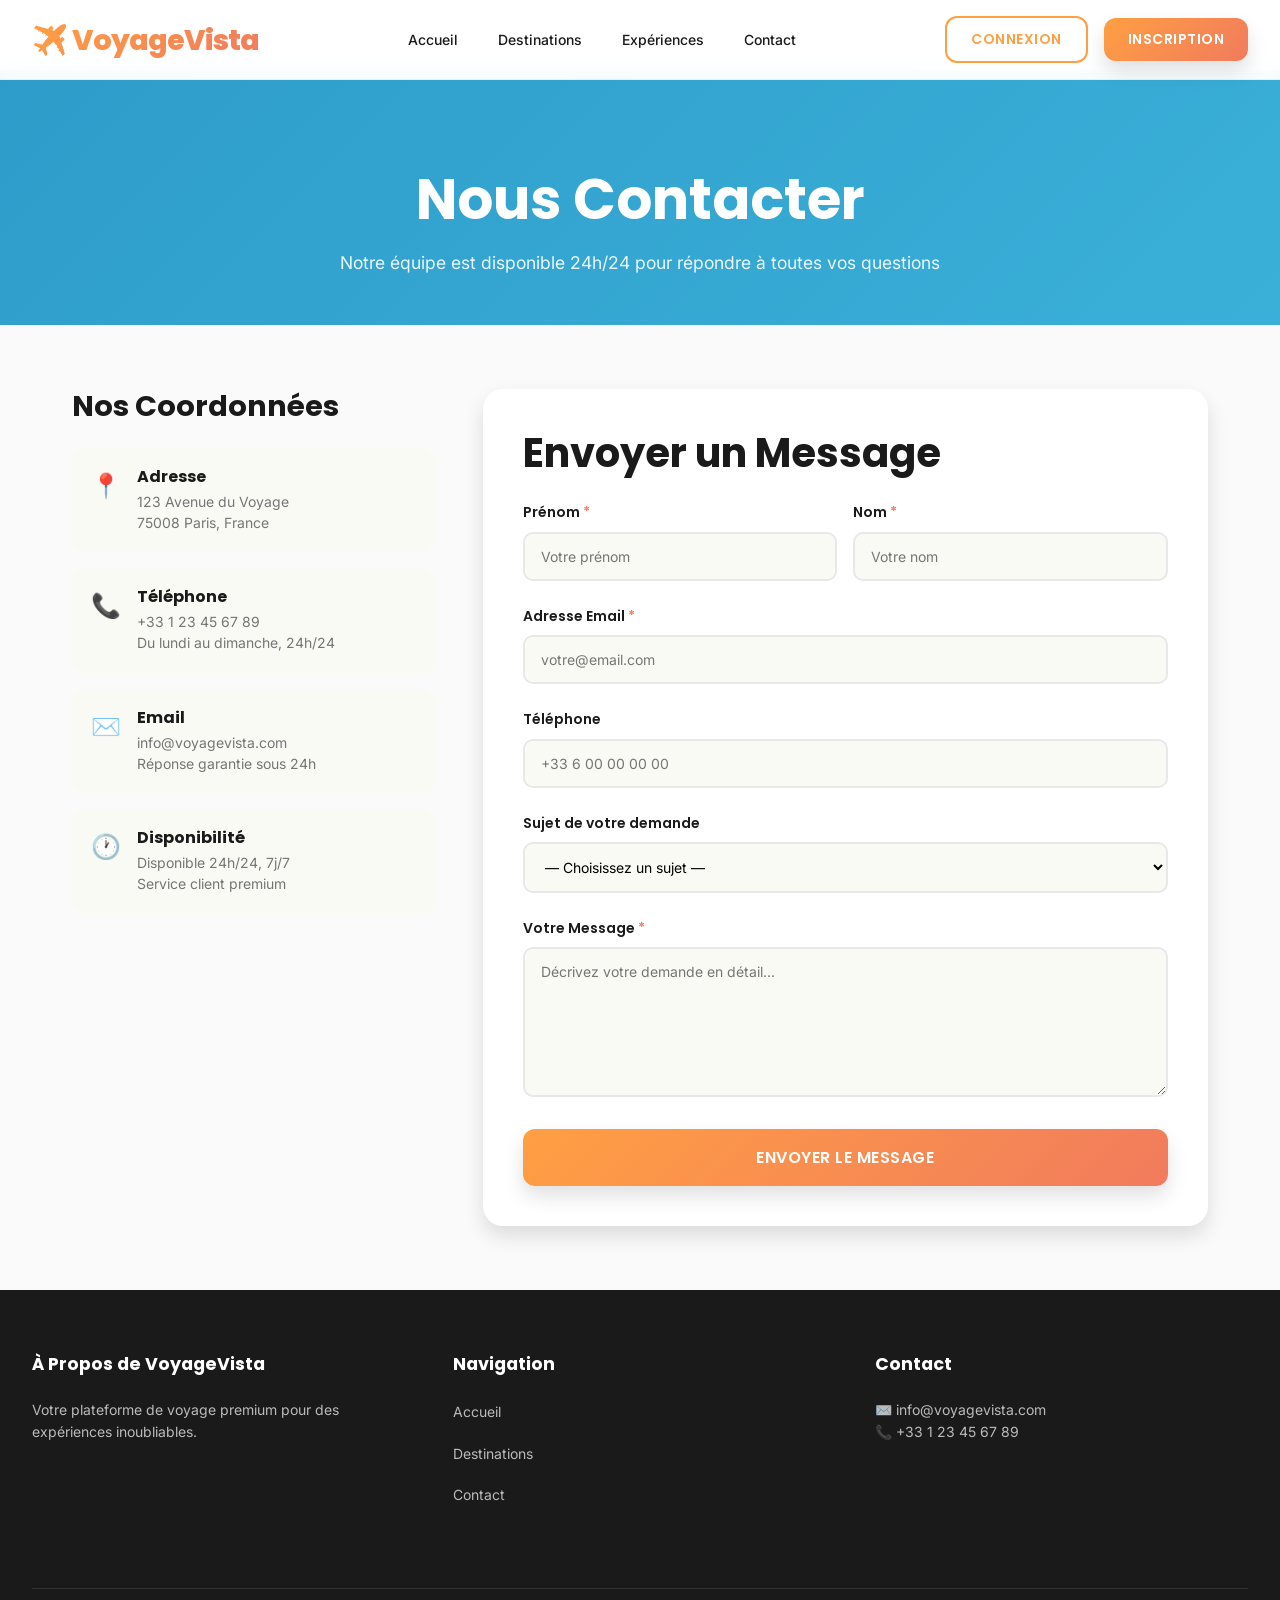
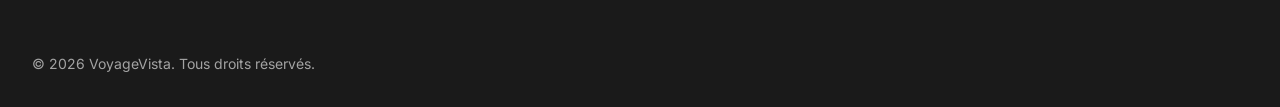
<file: contact.html>
<!DOCTYPE html>
<html lang="fr">
<head>
  <meta charset="UTF-8">
  <meta name="viewport" content="width=device-width, initial-scale=1.0">
  <meta name="description" content="VoyageVista - Contactez notre équipe.">
  <title>Contact - VoyageVista</title>

  <!-- Polices Google Fonts -->
  <link rel="preconnect" href="https://fonts.googleapis.com">
  <link rel="preconnect" href="https://fonts.gstatic.com" crossorigin>
  <link href="https://fonts.googleapis.com/css2?family=Poppins:wght@400;500;600;700;800&family=Inter:wght@300;400;500;600;700&display=swap" rel="stylesheet">

  <!-- Feuille de style principale -->
  <link rel="stylesheet" href="css/style.css">

  <!-- Styles spécifiques à cette page -->
  <style>
    /* En-tête avec dégradé bleu océan */
    .page-header {
      background: var(--gradient-ocean);
      color: white;
      text-align: center;
      padding: 6rem 2rem 3rem;
      margin-top: 70px;
    }

    .page-header h1 {
      color: white;
      margin-bottom: 1rem;
    }

    .page-header p {
      color: rgba(255, 255, 255, 0.9);
      font-size: 1.1rem;
      margin: 0;
    }

    /* Section principale : 2 colonnes (infos | formulaire) */
    .contact-section {
      padding: 4rem 2rem;
      max-width: 1200px;
      margin: 0 auto;
      display: grid;
      grid-template-columns: 1fr 2fr;
      gap: 3rem;
      align-items: start;
    }

    /* Colonne de gauche : informations de contact */
    .contact-infos h2 {
      font-size: 1.8rem;
      margin-bottom: 1.5rem;
    }

    /* Un bloc d'information (icône + texte) */
    .info-bloc {
      display: flex;
      align-items: flex-start;
      gap: 1rem;
      padding: 1.2rem;
      background: var(--color-beige-light);
      border-radius: 12px;
      margin-bottom: 1rem;
      transition: transform 0.3s ease;
    }

    .info-bloc:hover {
      transform: translateX(5px); /* Petit déplacement au survol */
    }

    .info-bloc-icone {
      font-size: 1.5rem;
      flex-shrink: 0; /* Ne rétrécit pas si le texte est long */
    }

    .info-bloc h4 {
      font-size: 1rem;
      margin-bottom: 0.3rem;
    }

    .info-bloc p {
      font-size: 0.875rem;
      margin: 0;
      line-height: 1.5;
    }

    /* Colonne de droite : formulaire de contact */
    .contact-formulaire {
      background: white;
      padding: 2.5rem;
      border-radius: 20px;
      box-shadow: var(--shadow-md);
    }

    .contact-formulaire h2 {
      margin-bottom: 1.5rem;
    }

    /* Groupe label + champ */
    .champ-groupe {
      margin-bottom: 1.5rem;
    }

    .champ-groupe label {
      display: block;
      font-family: var(--font-primary);
      font-weight: 600;
      font-size: 0.875rem;
      color: var(--color-dark);
      margin-bottom: 0.5rem;
    }

    /* L'astérisque rouge indique un champ obligatoire */
    .champ-groupe label span {
      color: #F17B5D;
    }

    /* Styles communs à tous les champs du formulaire */
    .champ-groupe input,
    .champ-groupe select,
    .champ-groupe textarea {
      width: 100%;
      padding: 0.875rem 1rem;
      border: 2px solid var(--color-gray-light);
      border-radius: 10px;
      font-family: var(--font-secondary);
      font-size: 0.875rem;
      background: var(--color-beige-light);
      transition: border-color 0.3s ease, background 0.3s ease;
    }

    /* Style quand un champ est actif (focus) */
    .champ-groupe input:focus,
    .champ-groupe select:focus,
    .champ-groupe textarea:focus {
      outline: none;
      border-color: var(--color-blue);
      background: white;
    }

    /* Zone de texte redimensionnable verticalement */
    .champ-groupe textarea {
      height: 150px;
      resize: vertical;
    }

    /* Deux champs côte à côte (prénom / nom) */
    .champs-double {
      display: grid;
      grid-template-columns: 1fr 1fr;
      gap: 1rem;
    }

    /* Message de confirmation (caché par défaut) */
    .message-confirmation {
      display: none;
      background: #d4edda;
      color: #155724;
      padding: 1rem 1.5rem;
      border-radius: 10px;
      margin-top: 1rem;
      font-weight: 600;
      text-align: center;
      border: 1px solid #c3e6cb;
    }

    /* Message d'erreur */
    .message-erreur {
      display: none;
      background: #f8d7da;
      color: #721c24;
      padding: 1rem 1.5rem;
      border-radius: 10px;
      margin-top: 1rem;
      font-weight: 600;
      text-align: center;
    }

    /* Responsive : une seule colonne sur mobile */
    @media (max-width: 768px) {
      .contact-section {
        grid-template-columns: 1fr;
      }

      .champs-double {
        grid-template-columns: 1fr;
      }
    }
  </style>
</head>
<body>

  <!-- navigation -->
  <header>
    <nav class="navbar">
      <a href="index.html" class="logo">✈️ VoyageVista</a>

      <div class="menu-toggle">
        <span></span><span></span><span></span>
      </div>

      <ul class="nav-menu">
        <li><a href="index.html" class="nav-link">Accueil</a></li>
        <li><a href="destinations.html" class="nav-link">Destinations</a></li>
        <li><a href="index.html#experiences" class="nav-link">Expériences</a></li>
        <li><a href="contact.html" class="nav-link active">Contact</a></li>
      </ul>

      <div class="nav-auth">
        <button class="btn btn-outline" onclick="alert('Connexion - À développer')">Connexion</button>
        <button class="btn btn-primary" onclick="alert('Inscription - À développer')">Inscription</button>
      </div>
    </nav>
  </header>

  <main>

    <!-- EN-TÊTE DE LA PAGE -->
    <div class="page-header">
      <h1>Nous Contacter</h1>
      <p>Notre équipe est disponible 24h/24 pour répondre à toutes vos questions</p>
    </div>

    <div class="contact-section">

      <div class="contact-infos">
        <h2>Nos Coordonnées</h2>

        <div class="info-bloc">
          <div class="info-bloc-icone">📍</div>
          <div>
            <h4>Adresse</h4>
            <p>123 Avenue du Voyage<br>75008 Paris, France</p>
          </div>
        </div>

        <div class="info-bloc">
          <div class="info-bloc-icone">📞</div>
          <div>
            <h4>Téléphone</h4>
            <p>+33 1 23 45 67 89<br>Du lundi au dimanche, 24h/24</p>
          </div>
        </div>

        <div class="info-bloc">
          <div class="info-bloc-icone">✉️</div>
          <div>
            <h4>Email</h4>
            <p>info@voyagevista.com<br>Réponse garantie sous 24h</p>
          </div>
        </div>

        <div class="info-bloc">
          <div class="info-bloc-icone">🕐</div>
          <div>
            <h4>Disponibilité</h4>
            <p>Disponible 24h/24, 7j/7<br>Service client premium</p>
          </div>
        </div>
      </div>

      <div class="contact-formulaire">
        <h2>Envoyer un Message</h2>

        <form id="formulaire-contact">

          <div class="champs-double">
            <div class="champ-groupe">
              <label for="prenom">Prénom <span>*</span></label>
              <input type="text" id="prenom" name="prenom" placeholder="Votre prénom" required>
            </div>
            <div class="champ-groupe">
              <label for="nom">Nom <span>*</span></label>
              <input type="text" id="nom" name="nom" placeholder="Votre nom" required>
            </div>
          </div>

          <div class="champ-groupe">
            <label for="email">Adresse Email <span>*</span></label>
            <input type="email" id="email" name="email" placeholder="votre@email.com" required>
          </div>

          <div class="champ-groupe">
            <label for="telephone">Téléphone</label>
            <input type="tel" id="telephone" name="telephone" placeholder="+33 6 00 00 00 00">
          </div>

          <div class="champ-groupe">
            <label for="sujet">Sujet de votre demande</label>
            <select id="sujet" name="sujet">
              <option value="">— Choisissez un sujet —</option>
              <option value="reservation">Question sur une réservation</option>
              <option value="destination">Renseignement sur une destination</option>
              <option value="annulation">Annulation / Remboursement</option>
              <option value="partenariat">Partenariat professionnel</option>
              <option value="autre">Autre</option>
            </select>
          </div>

          <div class="champ-groupe">
            <label for="message">Votre Message <span>*</span></label>
            <textarea id="message" name="message" placeholder="Décrivez votre demande en détail..." required></textarea>
          </div>

          <!-- Bouton de soumission -->
          <button type="submit" class="btn btn-primary" style="width: 100%; padding: 1rem; font-size: 1rem;">
            Envoyer le Message
          </button>

          <div class="message-confirmation" id="msg-succes">
            ✅ Votre message a bien été envoyé ! Nous vous répondrons sous 24h.
          </div>
          <div class="message-erreur" id="msg-erreur">
            ❌ Veuillez remplir tous les champs obligatoires (*).
          </div>

        </form>
      </div>

    </div>

  </main>

  <!-- footer -->
  <footer>
    <div class="footer-container">
      <div class="footer-grid">
        <div class="footer-section">
          <h4>À Propos de VoyageVista</h4>
          <p>Votre plateforme de voyage premium pour des expériences inoubliables.</p>
        </div>
        <div class="footer-section">
          <h4>Navigation</h4>
          <ul class="footer-links">
            <li><a href="index.html">Accueil</a></li>
            <li><a href="destinations.html">Destinations</a></li>
            <li><a href="contact.html">Contact</a></li>
          </ul>
        </div>
        <div class="footer-section">
          <h4>Contact</h4>
          <p>✉️ info@voyagevista.com<br>📞 +33 1 23 45 67 89</p>
        </div>
      </div>
      <div class="footer-bottom">
        <div>&copy; 2026 VoyageVista. Tous droits réservés.</div>
      </div>
    </div>
  </footer>

  <script src="js/app.js"></script>

  <script>
    // On récupère le formulaire et les messages
    const formulaire = document.getElementById('formulaire-contact');
    const msgSucces = document.getElementById('msg-succes');
    const msgErreur = document.getElementById('msg-erreur');

    // Fonction simple pour vérifier le format d'un email
    function estEmailValide(email) {
      return email.includes('@') && email.includes('.');
    }

    // Quand le formulaire est soumis
    formulaire.addEventListener('submit', function(e) {
      e.preventDefault(); // On empêche le rechargement de la page

      // On masque les messages précédents
      msgSucces.style.display = 'none';
      msgErreur.style.display = 'none';

      // On lit les valeurs des champs obligatoires
      const prenom = document.getElementById('prenom').value.trim();
      const nom = document.getElementById('nom').value.trim();
      const email = document.getElementById('email').value.trim();
      const message = document.getElementById('message').value.trim();

      // Vérification : aucun champ obligatoire ne doit être vide
      if (!prenom || !nom || !message) {
        msgErreur.style.display = 'block';
        return; // On arrête ici si les champs sont vides
      }

      // Vérification de l'email
      if (!estEmailValide(email)) {
        msgErreur.textContent = '❌ Adresse email invalide. Exemple : nom@email.com';
        msgErreur.style.display = 'block';
        return;
      }

      // Tout est valide : on affiche le message de succès
      msgSucces.style.display = 'block';

      // On vide le formulaire et on cache le message après 4 secondes
      setTimeout(function() {
        formulaire.reset();
        msgSucces.style.display = 'none';
      }, 4000);
    });
  </script>

</body>
</html>
</file>
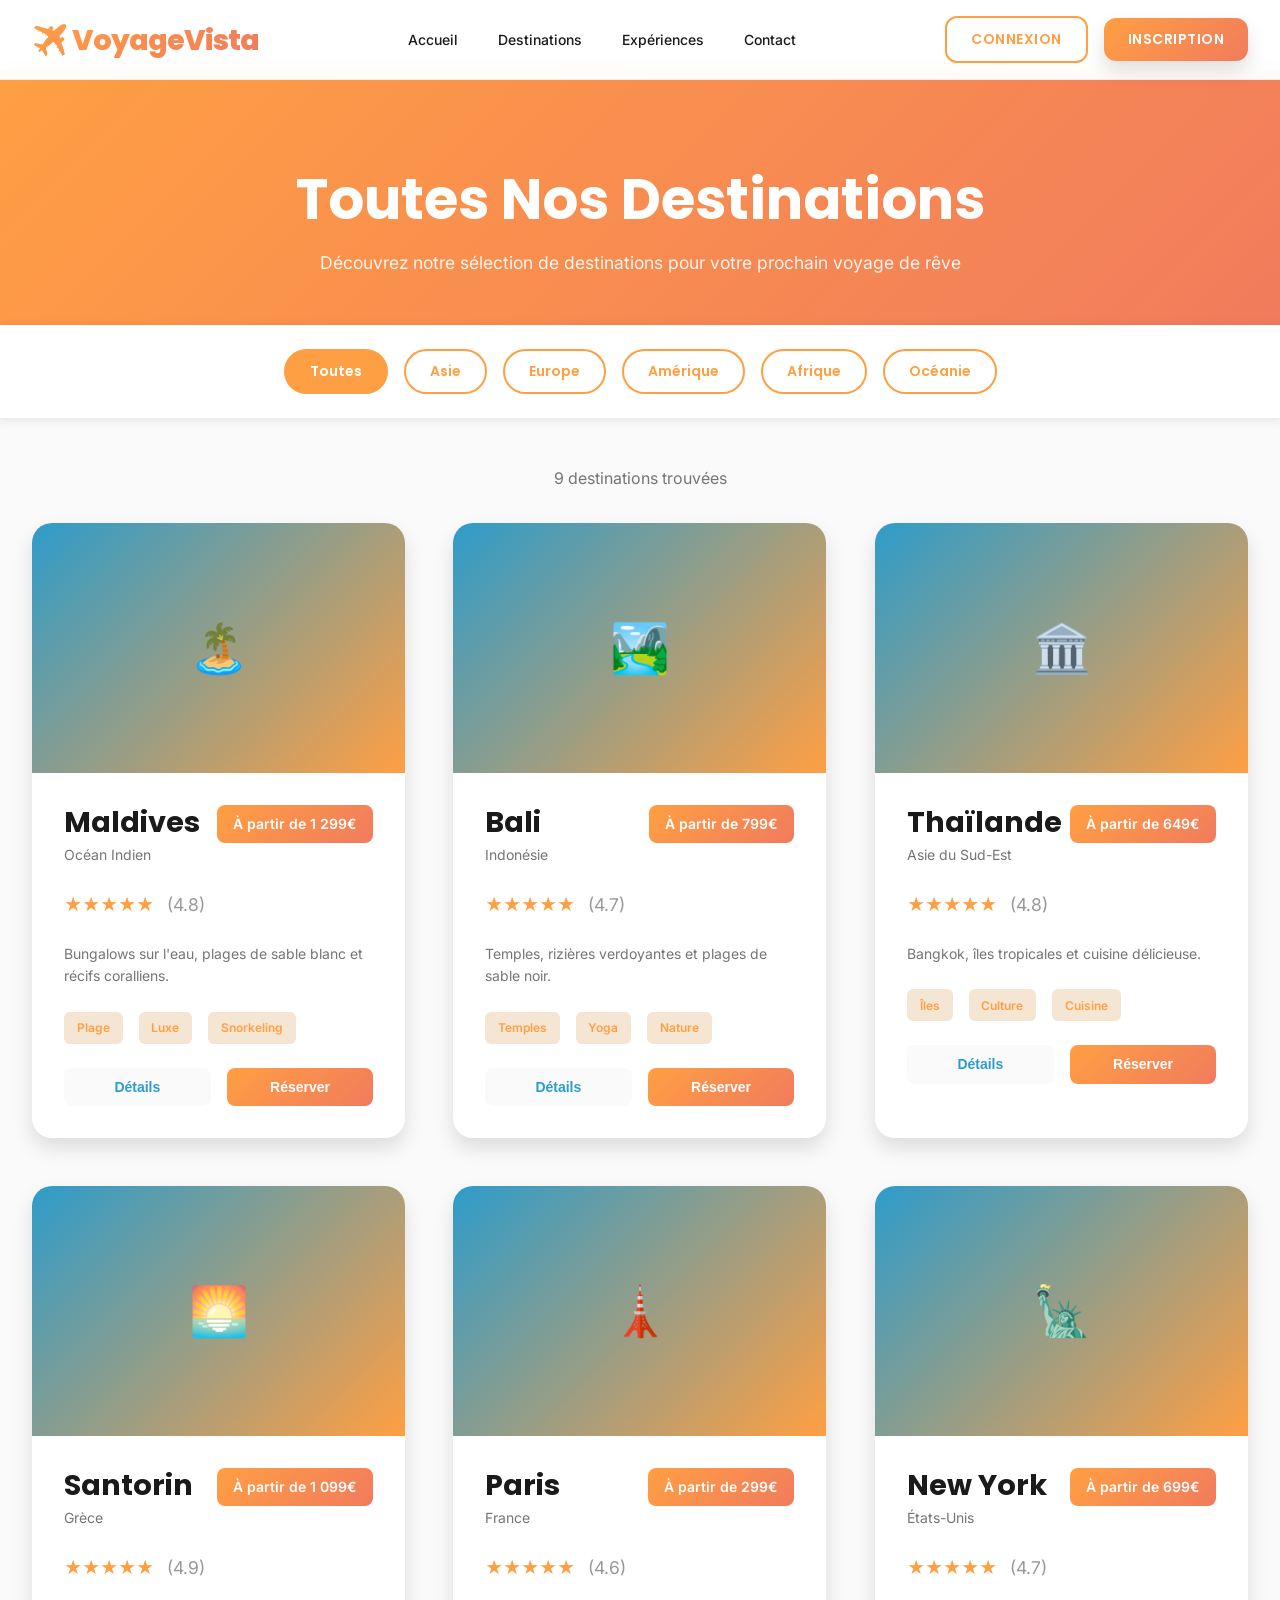
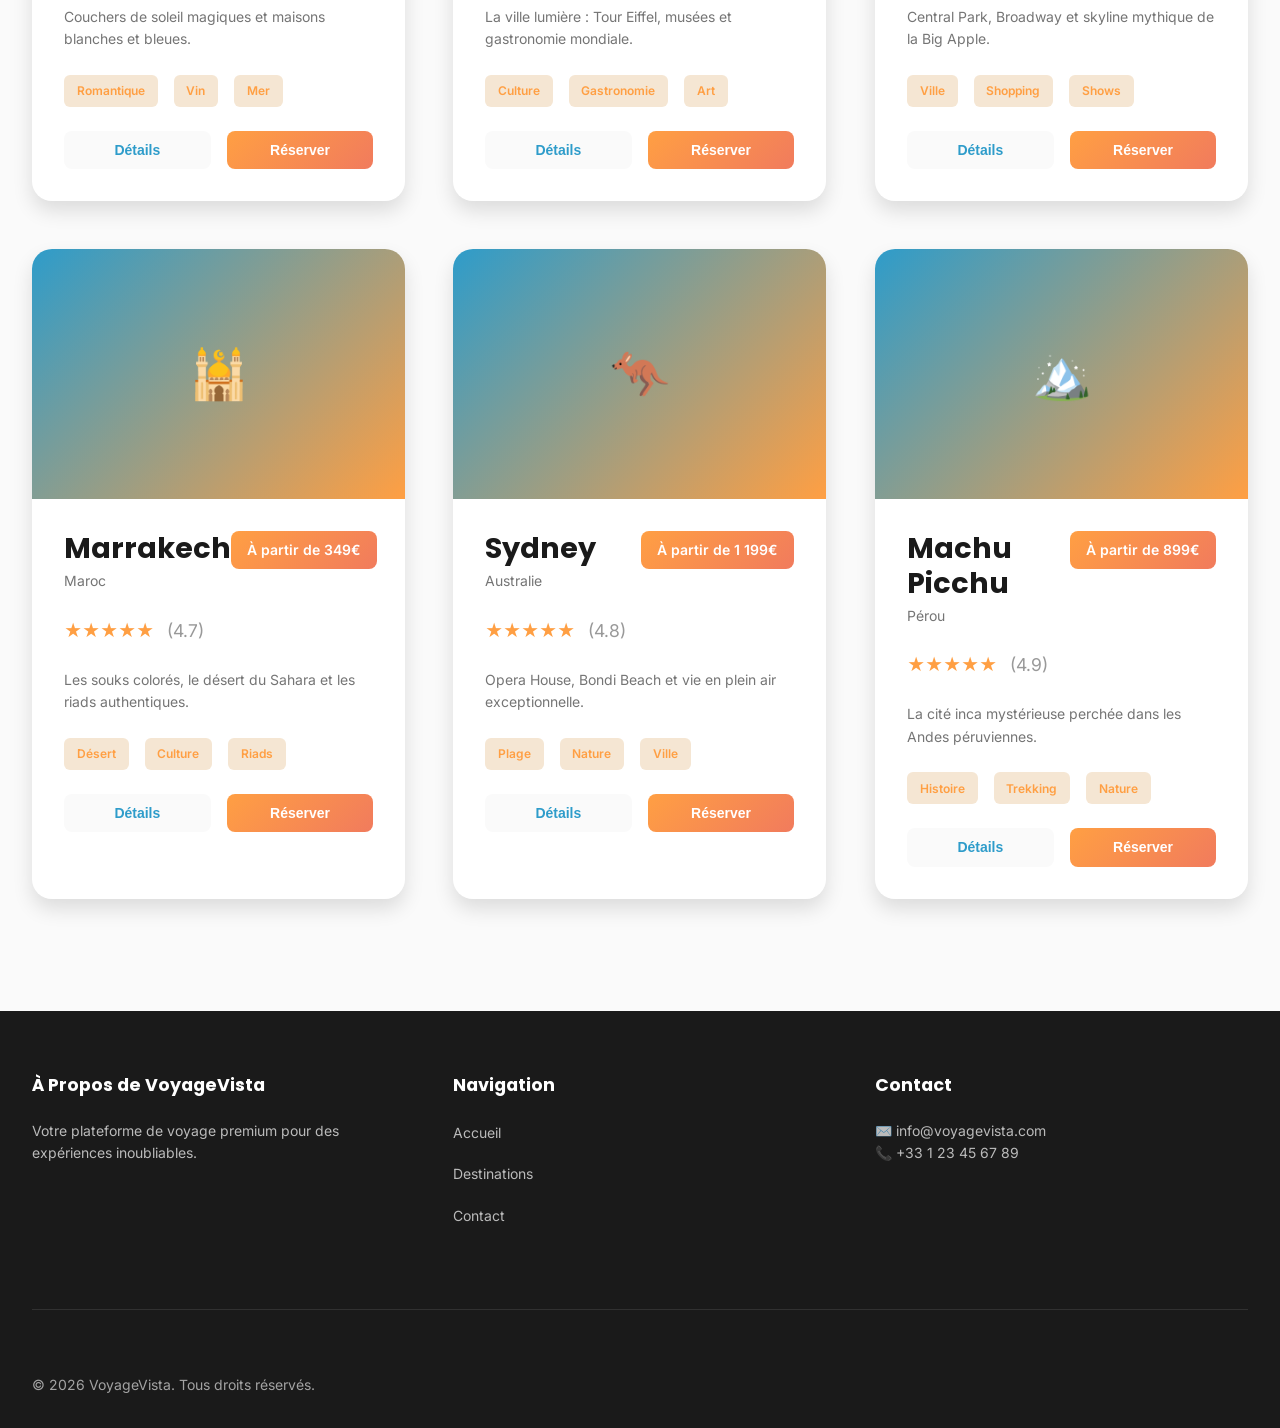
<file: destinations.html>
<!DOCTYPE html>
<html lang="fr">
<head>
  <meta charset="UTF-8">
  <meta name="viewport" content="width=device-width, initial-scale=1.0">
  <meta name="description" content="VoyageVista - Toutes nos destinations de voyage.">
  <title>Destinations - VoyageVista</title>

  <!-- Polices Google Fonts -->
  <link rel="preconnect" href="https://fonts.googleapis.com">
  <link rel="preconnect" href="https://fonts.gstatic.com" crossorigin>
  <link href="https://fonts.googleapis.com/css2?family=Poppins:wght@400;500;600;700;800&family=Inter:wght@300;400;500;600;700&display=swap" rel="stylesheet">

  <!-- Feuille de style principale -->
  <link rel="stylesheet" href="css/style.css">

  <!-- Styles spécifiques à cette page -->
  <style>
    /* En-tête de page avec dégradé sunset */
    .page-header {
      background: var(--gradient-sunset);
      color: white;
      text-align: center;
      padding: 6rem 2rem 3rem;
      margin-top: 70px;
    }

    .page-header h1 {
      color: white;
      margin-bottom: 1rem;
    }

    .page-header p {
      color: rgba(255, 255, 255, 0.9);
      font-size: 1.1rem;
      margin: 0;
    }

    /* Barre de filtres collante (reste visible au scroll) */
    .filtres {
      background: white;
      padding: 1.5rem 2rem;
      display: flex;
      gap: 1rem;
      justify-content: center;
      flex-wrap: wrap;
      box-shadow: 0 2px 10px rgba(0, 0, 0, 0.1);
      position: sticky;
      top: 70px; /* colle sous la navbar */
      z-index: 100;
    }

    /* Boutons de filtre */
    .filtre-btn {
      padding: 0.6rem 1.5rem;
      border: 2px solid var(--color-orange);
      background: white;
      color: var(--color-orange);
      border-radius: 25px;
      cursor: pointer;
      font-family: var(--font-primary);
      font-weight: 600;
      font-size: 0.875rem;
      transition: all 0.3s ease;
    }

    /* Bouton filtre actif (sélectionné) ou au survol */
    .filtre-btn:hover,
    .filtre-btn.actif {
      background: var(--color-orange);
      color: white;
    }

    /* Zone principale de la page */
    .destinations-page {
      padding: 3rem 2rem;
      max-width: 1400px;
      margin: 0 auto;
    }

    /* Compteur de résultats */
    .compteur-resultats {
      text-align: center;
      color: var(--color-gray);
      margin-bottom: 2rem;
      font-size: 1rem;
    }

    /* Classe ajoutée aux cartes à masquer par le filtre */
    .destination-card.masquee {
      display: none;
    }
  </style>
</head>
<body>

  <!-- navigation -->
  <header>
    <nav class="navbar">
      <a href="index.html" class="logo">✈️ VoyageVista</a>

      <div class="menu-toggle">
        <span></span><span></span><span></span>
      </div>

      <ul class="nav-menu">
        <li><a href="index.html" class="nav-link">Accueil</a></li>
        <li><a href="destinations.html" class="nav-link active">Destinations</a></li>
        <li><a href="index.html#experiences" class="nav-link">Expériences</a></li>
        <li><a href="contact.html" class="nav-link">Contact</a></li>
      </ul>

      <div class="nav-auth">
        <button class="btn btn-outline" onclick="alert('Connexion - À développer')">Connexion</button>
        <button class="btn btn-primary" onclick="alert('Inscription - À développer')">Inscription</button>
      </div>
    </nav>
  </header>

  <main>

    <!-- EN-TÊTE DE LA PAGE -->
    <div class="page-header">
      <h1>Toutes Nos Destinations</h1>
      <p>Découvrez notre sélection de destinations pour votre prochain voyage de rêve</p>
    </div>

    <div class="filtres">
      <button class="filtre-btn actif" data-filtre="tous">Toutes</button>
      <button class="filtre-btn" data-filtre="asie">Asie</button>
      <button class="filtre-btn" data-filtre="europe">Europe</button>
      <button class="filtre-btn" data-filtre="amerique">Amérique</button>
      <button class="filtre-btn" data-filtre="afrique">Afrique</button>
      <button class="filtre-btn" data-filtre="oceanie">Océanie</button>
    </div>

    <div class="destinations-page">

      <p class="compteur-resultats" id="compteur">9 destinations trouvées</p>

      <div class="destinations-grid" id="grille-destinations">

        <div class="destination-card" data-region="asie">
          <div class="destination-image">🏝️</div>
          <div class="destination-info">
            <div class="destination-header">
              <div class="destination-name">
                <h3>Maldives</h3>
                <p>Océan Indien</p>
              </div>
              <div class="destination-price">À partir de 1 299€</div>
            </div>
            <div class="destination-rating">
              <span class="star">★★★★★</span>
              <span style="color: #999; margin-left: 0.5rem;">(4.8)</span>
            </div>
            <p class="destination-desc">Bungalows sur l'eau, plages de sable blanc et récifs coralliens.</p>
            <div class="destination-features">
              <span class="feature-tag">Plage</span>
              <span class="feature-tag">Luxe</span>
              <span class="feature-tag">Snorkeling</span>
            </div>
            <div class="destination-action">
              <button class="btn-details">Détails</button>
              <button class="btn-book">Réserver</button>
            </div>
          </div>
        </div>

        <div class="destination-card" data-region="asie">
          <div class="destination-image">🏞️</div>
          <div class="destination-info">
            <div class="destination-header">
              <div class="destination-name">
                <h3>Bali</h3>
                <p>Indonésie</p>
              </div>
              <div class="destination-price">À partir de 799€</div>
            </div>
            <div class="destination-rating">
              <span class="star">★★★★★</span>
              <span style="color: #999; margin-left: 0.5rem;">(4.7)</span>
            </div>
            <p class="destination-desc">Temples, rizières verdoyantes et plages de sable noir.</p>
            <div class="destination-features">
              <span class="feature-tag">Temples</span>
              <span class="feature-tag">Yoga</span>
              <span class="feature-tag">Nature</span>
            </div>
            <div class="destination-action">
              <button class="btn-details">Détails</button>
              <button class="btn-book">Réserver</button>
            </div>
          </div>
        </div>

        <div class="destination-card" data-region="asie">
          <div class="destination-image">🏛️</div>
          <div class="destination-info">
            <div class="destination-header">
              <div class="destination-name">
                <h3>Thaïlande</h3>
                <p>Asie du Sud-Est</p>
              </div>
              <div class="destination-price">À partir de 649€</div>
            </div>
            <div class="destination-rating">
              <span class="star">★★★★★</span>
              <span style="color: #999; margin-left: 0.5rem;">(4.8)</span>
            </div>
            <p class="destination-desc">Bangkok, îles tropicales et cuisine délicieuse.</p>
            <div class="destination-features">
              <span class="feature-tag">Îles</span>
              <span class="feature-tag">Culture</span>
              <span class="feature-tag">Cuisine</span>
            </div>
            <div class="destination-action">
              <button class="btn-details">Détails</button>
              <button class="btn-book">Réserver</button>
            </div>
          </div>
        </div>

        <div class="destination-card" data-region="europe">
          <div class="destination-image">🌅</div>
          <div class="destination-info">
            <div class="destination-header">
              <div class="destination-name">
                <h3>Santorin</h3>
                <p>Grèce</p>
              </div>
              <div class="destination-price">À partir de 1 099€</div>
            </div>
            <div class="destination-rating">
              <span class="star">★★★★★</span>
              <span style="color: #999; margin-left: 0.5rem;">(4.9)</span>
            </div>
            <p class="destination-desc">Couchers de soleil magiques et maisons blanches et bleues.</p>
            <div class="destination-features">
              <span class="feature-tag">Romantique</span>
              <span class="feature-tag">Vin</span>
              <span class="feature-tag">Mer</span>
            </div>
            <div class="destination-action">
              <button class="btn-details">Détails</button>
              <button class="btn-book">Réserver</button>
            </div>
          </div>
        </div>

        <div class="destination-card" data-region="europe">
          <div class="destination-image">🗼</div>
          <div class="destination-info">
            <div class="destination-header">
              <div class="destination-name">
                <h3>Paris</h3>
                <p>France</p>
              </div>
              <div class="destination-price">À partir de 299€</div>
            </div>
            <div class="destination-rating">
              <span class="star">★★★★★</span>
              <span style="color: #999; margin-left: 0.5rem;">(4.6)</span>
            </div>
            <p class="destination-desc">La ville lumière : Tour Eiffel, musées et gastronomie mondiale.</p>
            <div class="destination-features">
              <span class="feature-tag">Culture</span>
              <span class="feature-tag">Gastronomie</span>
              <span class="feature-tag">Art</span>
            </div>
            <div class="destination-action">
              <button class="btn-details">Détails</button>
              <button class="btn-book">Réserver</button>
            </div>
          </div>
        </div>

        <div class="destination-card" data-region="amerique">
          <div class="destination-image">🗽</div>
          <div class="destination-info">
            <div class="destination-header">
              <div class="destination-name">
                <h3>New York</h3>
                <p>États-Unis</p>
              </div>
              <div class="destination-price">À partir de 699€</div>
            </div>
            <div class="destination-rating">
              <span class="star">★★★★★</span>
              <span style="color: #999; margin-left: 0.5rem;">(4.7)</span>
            </div>
            <p class="destination-desc">Central Park, Broadway et skyline mythique de la Big Apple.</p>
            <div class="destination-features">
              <span class="feature-tag">Ville</span>
              <span class="feature-tag">Shopping</span>
              <span class="feature-tag">Shows</span>
            </div>
            <div class="destination-action">
              <button class="btn-details">Détails</button>
              <button class="btn-book">Réserver</button>
            </div>
          </div>
        </div>

        <div class="destination-card" data-region="afrique">
          <div class="destination-image">🕌</div>
          <div class="destination-info">
            <div class="destination-header">
              <div class="destination-name">
                <h3>Marrakech</h3>
                <p>Maroc</p>
              </div>
              <div class="destination-price">À partir de 349€</div>
            </div>
            <div class="destination-rating">
              <span class="star">★★★★★</span>
              <span style="color: #999; margin-left: 0.5rem;">(4.7)</span>
            </div>
            <p class="destination-desc">Les souks colorés, le désert du Sahara et les riads authentiques.</p>
            <div class="destination-features">
              <span class="feature-tag">Désert</span>
              <span class="feature-tag">Culture</span>
              <span class="feature-tag">Riads</span>
            </div>
            <div class="destination-action">
              <button class="btn-details">Détails</button>
              <button class="btn-book">Réserver</button>
            </div>
          </div>
        </div>

        <div class="destination-card" data-region="oceanie">
          <div class="destination-image">🦘</div>
          <div class="destination-info">
            <div class="destination-header">
              <div class="destination-name">
                <h3>Sydney</h3>
                <p>Australie</p>
              </div>
              <div class="destination-price">À partir de 1 199€</div>
            </div>
            <div class="destination-rating">
              <span class="star">★★★★★</span>
              <span style="color: #999; margin-left: 0.5rem;">(4.8)</span>
            </div>
            <p class="destination-desc">Opera House, Bondi Beach et vie en plein air exceptionnelle.</p>
            <div class="destination-features">
              <span class="feature-tag">Plage</span>
              <span class="feature-tag">Nature</span>
              <span class="feature-tag">Ville</span>
            </div>
            <div class="destination-action">
              <button class="btn-details">Détails</button>
              <button class="btn-book">Réserver</button>
            </div>
          </div>
        </div>

        <div class="destination-card" data-region="amerique">
          <div class="destination-image">🏔️</div>
          <div class="destination-info">
            <div class="destination-header">
              <div class="destination-name">
                <h3>Machu Picchu</h3>
                <p>Pérou</p>
              </div>
              <div class="destination-price">À partir de 899€</div>
            </div>
            <div class="destination-rating">
              <span class="star">★★★★★</span>
              <span style="color: #999; margin-left: 0.5rem;">(4.9)</span>
            </div>
            <p class="destination-desc">La cité inca mystérieuse perchée dans les Andes péruviennes.</p>
            <div class="destination-features">
              <span class="feature-tag">Histoire</span>
              <span class="feature-tag">Trekking</span>
              <span class="feature-tag">Nature</span>
            </div>
            <div class="destination-action">
              <button class="btn-details">Détails</button>
              <button class="btn-book">Réserver</button>
            </div>
          </div>
        </div>

      </div>
    </div>

  </main>

  <!-- footer -->
  <footer>
    <div class="footer-container">
      <div class="footer-grid">
        <div class="footer-section">
          <h4>À Propos de VoyageVista</h4>
          <p>Votre plateforme de voyage premium pour des expériences inoubliables.</p>
        </div>
        <div class="footer-section">
          <h4>Navigation</h4>
          <ul class="footer-links">
            <li><a href="index.html">Accueil</a></li>
            <li><a href="destinations.html">Destinations</a></li>
            <li><a href="contact.html">Contact</a></li>
          </ul>
        </div>
        <div class="footer-section">
          <h4>Contact</h4>
          <p>✉️ info@voyagevista.com<br>📞 +33 1 23 45 67 89</p>
        </div>
      </div>
      <div class="footer-bottom">
        <div>&copy; 2026 VoyageVista. Tous droits réservés.</div>
      </div>
    </div>
  </footer>

  <script src="js/app.js"></script>

  <script>
    // On récupère tous les boutons de filtre
    const boutonsFiltre = document.querySelectorAll('.filtre-btn');

    // On écoute le clic sur chaque bouton
    boutonsFiltre.forEach(function(bouton) {
      bouton.addEventListener('click', function() {

        // Étape 1 : retirer la classe "actif" de tous les boutons
        boutonsFiltre.forEach(function(b) {
          b.classList.remove('actif');
        });

        // Étape 2 : marquer le bouton cliqué comme actif
        this.classList.add('actif');

        // Étape 3 : lire le filtre choisi depuis l'attribut data-filtre
        const filtreChoisi = this.getAttribute('data-filtre');

        // Étape 4 : afficher ou masquer les cartes selon leur data-region
        const cartes = document.querySelectorAll('.destination-card');
        let nbVisible = 0;

        cartes.forEach(function(carte) {
          const regionCarte = carte.getAttribute('data-region');

          // Si le filtre est "tous" ou correspond à la région de la carte
          if (filtreChoisi === 'tous' || regionCarte === filtreChoisi) {
            carte.classList.remove('masquee'); // On affiche la carte
            nbVisible++;
          } else {
            carte.classList.add('masquee'); // On masque la carte
          }
        });

        // Étape 5 : mettre à jour le texte du compteur
        const compteur = document.getElementById('compteur');
        if (nbVisible === 0) {
          compteur.textContent = 'Aucune destination trouvée pour cette région.';
        } else {
          compteur.textContent = nbVisible + ' destination(s) trouvée(s)';
        }
      });
    });
  </script>

</body>
</html>
</file>
<file: css/style.css>
:root {
  /* Primary Colors */
  --color-beige: #F5E6D3;
  --color-beige-light: #FAFAF5;
  --color-orange: #FF9F43;
  --color-orange-dark: #E67E22;
  --color-blue: #2E9CCA;
  --color-blue-light: #3AB0D8;
  --color-corail: #F17B5D;
  --color-white: #FAFAFA;
  --color-dark: #1A1A1A;
  --color-dark-light: #2D2D2D;
  --color-gold: #D4A574;
  --color-gray: #757575;
  --color-gray-light: #E8E8E8;

  /* Gradients */
  --gradient-sunset: linear-gradient(135deg, #FF9F43 0%, #F17B5D 100%);
  --gradient-ocean: linear-gradient(135deg, #2E9CCA 0%, #3AB0D8 100%);
  --gradient-warm: linear-gradient(135deg, #FFE5B4 0%, #FFD699 100%);

  /* Typography */
  --font-primary: 'Poppins', sans-serif;
  --font-secondary: 'Inter', sans-serif;
  --font-size-h1: 3.5rem;
  --font-size-h2: 2.5rem;
  --font-size-h3: 1.8rem;
  --font-size-h4: 1.4rem;
  --font-size-body: 1rem;
  --font-size-small: 0.875rem;

  /* Spacing */
  --spacing-xs: 0.5rem;
  --spacing-sm: 1rem;
  --spacing-md: 1.5rem;
  --spacing-lg: 2rem;
  --spacing-xl: 3rem;
  --spacing-xxl: 4rem;

  /* Border & Shadow */
  --border-radius: 12px;
  --border-radius-lg: 20px;
  --shadow-sm: 0 4px 6px rgba(0, 0, 0, 0.07);
  --shadow-md: 0 10px 20px rgba(0, 0, 0, 0.12);
  --shadow-lg: 0 20px 40px rgba(0, 0, 0, 0.15);
  --shadow-glassmorphism: 0 8px 32px rgba(31, 38, 135, 0.1);

  /* Transitions */
  --transition-fast: 0.2s ease-out;
  --transition-normal: 0.3s ease-out;
  --transition-slow: 0.5s ease-out;
}

* {
  margin: 0;
  padding: 0;
  box-sizing: border-box;
}

html {
  scroll-behavior: smooth;
}

body {
  font-family: var(--font-secondary);
  background-color: var(--color-white);
  color: var(--color-dark);
  line-height: 1.6;
  overflow-x: hidden;
}

h1, h2, h3, h4, h5, h6 {
  font-family: var(--font-primary);
  font-weight: 700;
  line-height: 1.2;
  color: var(--color-dark);
}

h1 { font-size: var(--font-size-h1); }
h2 { font-size: var(--font-size-h2); }
h3 { font-size: var(--font-size-h3); }
h4 { font-size: var(--font-size-h4); }

p {
  font-size: var(--font-size-body);
  color: var(--color-gray);
  margin-bottom: var(--spacing-md);
}

a {
  text-decoration: none;
  color: inherit;
  transition: color var(--transition-normal);
}

.btn {
  display: inline-block;
  padding: 0.875rem 2rem;
  border: none;
  border-radius: var(--border-radius);
  font-family: var(--font-primary);
  font-size: var(--font-size-small);
  font-weight: 600;
  cursor: pointer;
  transition: all var(--transition-normal);
  text-transform: uppercase;
  letter-spacing: 0.5px;
}

.btn-primary {
  background: var(--gradient-sunset);
  color: white;
  box-shadow: var(--shadow-md);
}

.btn-primary:hover {
  transform: translateY(-3px);
  box-shadow: var(--shadow-lg);
}

.btn-secondary {
  background: var(--color-blue);
  color: white;
}

.btn-secondary:hover {
  background: var(--color-blue-light);
  transform: translateY(-3px);
}

.btn-outline {
  background: transparent;
  border: 2px solid var(--color-orange);
  color: var(--color-orange);
}

.btn-outline:hover {
  background: var(--color-orange);
  color: white;
}

.btn-large {
  padding: 1.2rem 3rem;
  font-size: var(--font-size-body);
}

header {
  position: fixed;
  top: 0;
  width: 100%;
  z-index: 1000;
  transition: all var(--transition-normal);
  background: rgba(255, 255, 255, 0.95);
  backdrop-filter: blur(10px);
  border-bottom: 1px solid rgba(0, 0, 0, 0.05);
}

header.scrolled {
  box-shadow: var(--shadow-md);
  background: rgba(255, 255, 255, 0.98);
}

.navbar {
  display: flex;
  justify-content: space-between;
  align-items: center;
  padding: 1rem 2rem;
  max-width: 1400px;
  margin: 0 auto;
}

.logo {
  font-family: var(--font-primary);
  font-size: 1.8rem;
  font-weight: 800;
  background: var(--gradient-sunset);
  -webkit-background-clip: text;
  -webkit-text-fill-color: transparent;
  background-clip: text;
  letter-spacing: -1px;
}

.nav-menu {
  display: flex;
  list-style: none;
  gap: 2.5rem;
  align-items: center;
}

.nav-link {
  font-size: var(--font-size-small);
  font-weight: 500;
  color: var(--color-dark);
  position: relative;
  transition: color var(--transition-normal);
}

.nav-link::after {
  content: '';
  position: absolute;
  bottom: -5px;
  left: 0;
  width: 0;
  height: 2px;
  background: var(--gradient-sunset);
  transition: width var(--transition-normal);
}

.nav-link:hover {
  color: var(--color-orange);
}

.nav-link:hover::after {
  width: 100%;
}

.nav-auth {
  display: flex;
  gap: 1rem;
  align-items: center;
}

.nav-auth .btn {
  padding: 0.7rem 1.5rem;
  font-size: var(--font-size-small);
}

/* Mobile Menu Toggle */
.menu-toggle {
  display: none;
  flex-direction: column;
  cursor: pointer;
  gap: 6px;
}

.menu-toggle span {
  width: 25px;
  height: 3px;
  background: var(--color-dark);
  border-radius: 3px;
  transition: all var(--transition-normal);
}

.hero {
  margin-top: 70px;
  height: 90vh;
  background: linear-gradient(135deg, #FFE5B4 0%, #FFD699 100%);
  position: relative;
  overflow: hidden;
  display: flex;
  align-items: center;
  justify-content: center;
}

.hero::before {
  content: '';
  position: absolute;
  inset: 0;
  background: url('data:image/svg+xml,<svg xmlns="http://www.w3.org/2000/svg" viewBox="0 0 1200 600"><defs><pattern id="waves" x="0" y="0" width="120" height="120" patternUnits="userSpaceOnUse"><path d="M0,60 Q30,40 60,60 T120,60" stroke="%23ffffff" stroke-width="2" fill="none" opacity="0.1"/></pattern></defs><rect width="1200" height="600" fill="url(%23waves)"/></svg>');
  opacity: 0.3;
  animation: float 8s ease-in-out infinite;
}

.hero-overlay {
  position: absolute;
  inset: 0;
  background: rgba(0, 0, 0, 0.3);
  z-index: 1;
}

.hero-content {
  position: relative;
  z-index: 2;
  text-align: center;
  max-width: 800px;
  padding: var(--spacing-lg);
  animation: slideInUp 0.8s ease-out;
}

.hero h1 {
  font-size: var(--font-size-h1);
  color: white;
  margin-bottom: var(--spacing-md);
  text-shadow: 2px 2px 4px rgba(0, 0, 0, 0.2);
}

.hero p {
  font-size: 1.4rem;
  color: rgba(255, 255, 255, 0.95);
  margin-bottom: var(--spacing-xl);
  text-shadow: 1px 1px 2px rgba(0, 0, 0, 0.2);
}

.search-bar {
  background: rgba(255, 255, 255, 0.95);
  backdrop-filter: blur(10px);
  border-radius: var(--border-radius-lg);
  padding: var(--spacing-md);
  display: grid;
  grid-template-columns: 2fr 1fr 1fr 1fr auto;
  gap: var(--spacing-md);
  margin-bottom: var(--spacing-lg);
  box-shadow: var(--shadow-lg);
  animation: slideInUp 0.8s ease-out 0.1s both;
}

.search-bar input,
.search-bar select {
  padding: 0.75rem 1rem;
  border: 1px solid var(--color-gray-light);
  border-radius: 8px;
  font-family: var(--font-secondary);
  font-size: var(--font-size-small);
  transition: all var(--transition-normal);
}

.search-bar input::placeholder,
.search-bar option {
  color: var(--color-gray);
}

.search-bar input:focus,
.search-bar select:focus {
  outline: none;
  border-color: var(--color-blue);
  box-shadow: 0 0 0 3px rgba(46, 156, 202, 0.1);
}

.search-bar .btn {
  padding: 0.75rem 1.5rem;
  align-self: center;
  margin: 0;
}

.hero-cta {
  display: flex;
  gap: var(--spacing-md);
  justify-content: center;
  animation: slideInUp 0.8s ease-out 0.2s both;
}

.hero-cta .btn {
  padding: 1rem 2.5rem;
}

@keyframes float {
  0%, 100% { transform: translateY(0px); }
  50% { transform: translateY(-20px); }
}

@keyframes slideInUp {
  from {
    opacity: 0;
    transform: translateY(30px);
  }
  to {
    opacity: 1;
    transform: translateY(0);
  }
}

@keyframes fadeIn {
  from { opacity: 0; }
  to { opacity: 1; }
}

@keyframes scaleIn {
  from {
    opacity: 0;
    transform: scale(0.95);
  }
  to {
    opacity: 1;
    transform: scale(1);
  }
}

section {
  padding: var(--spacing-xxl) var(--spacing-lg);
}

.section-header {
  text-align: center;
  margin-bottom: var(--spacing-xxl);
}

.section-header h2 {
  margin-bottom: var(--spacing-md);
  position: relative;
  display: inline-block;
}

.section-header h2::after {
  content: '';
  display: block;
  width: 80px;
  height: 4px;
  background: var(--gradient-sunset);
  margin: var(--spacing-md) auto 0;
  border-radius: 2px;
}

.section-header p {
  font-size: 1.1rem;
  max-width: 600px;
  margin: var(--spacing-md) auto 0;
}

.destinations {
  background: linear-gradient(180deg, rgba(245, 230, 211, 0.3) 0%, transparent 100%);
}

.destinations-container {
  max-width: 1400px;
  margin: 0 auto;
}

.destinations-grid {
  display: grid;
  grid-template-columns: repeat(auto-fit, minmax(280px, 1fr));
  gap: var(--spacing-xl);
  margin-bottom: var(--spacing-xxl);
}

.destination-card {
  background: white;
  border-radius: var(--border-radius-lg);
  overflow: hidden;
  box-shadow: var(--shadow-md);
  transition: all var(--transition-normal);
  cursor: pointer;
  opacity: 0;
  animation: scaleIn 0.6s ease-out forwards;
}

.destination-card:nth-child(1) { animation-delay: 0.1s; }
.destination-card:nth-child(2) { animation-delay: 0.2s; }
.destination-card:nth-child(3) { animation-delay: 0.3s; }
.destination-card:nth-child(4) { animation-delay: 0.4s; }

.destination-card:hover {
  transform: translateY(-10px);
  box-shadow: var(--shadow-lg);
}

.destination-image {
  width: 100%;
  height: 250px;
  background: linear-gradient(135deg, var(--color-blue), var(--color-orange));
  position: relative;
  overflow: hidden;
  display: flex;
  align-items: center;
  justify-content: center;
  color: white;
  font-size: 3rem;
}

.destination-image img {
  width: 100%;
  height: 100%;
  object-fit: cover;
  transition: transform var(--transition-normal);
}

.destination-card:hover .destination-image img {
  transform: scale(1.1);
}

.destination-info {
  padding: var(--spacing-lg);
}

.destination-header {
  display: flex;
  justify-content: space-between;
  align-items: start;
  margin-bottom: var(--spacing-md);
}

.destination-name h3 {
  margin-bottom: 0.3rem;
}

.destination-name p {
  font-size: var(--font-size-small);
  color: var(--color-gray);
  margin: 0;
}

.destination-price {
  background: var(--gradient-sunset);
  color: white;
  padding: 0.5rem 1rem;
  border-radius: 8px;
  font-weight: 600;
  font-size: var(--font-size-small);
  white-space: nowrap;
}

.destination-rating {
  display: flex;
  gap: 0.3rem;
  margin: var(--spacing-md) 0;
  font-size: 1.1rem;
}

.star {
  color: var(--color-orange);
}

.destination-desc {
  font-size: var(--font-size-small);
  color: var(--color-gray);
  margin-bottom: var(--spacing-md);
}

.destination-features {
  display: flex;
  gap: var(--spacing-sm);
  flex-wrap: wrap;
  margin-bottom: var(--spacing-md);
}

.feature-tag {
  background: var(--color-beige);
  color: var(--color-orange);
  padding: 0.4rem 0.8rem;
  border-radius: 6px;
  font-size: 0.75rem;
  font-weight: 600;
}

.destination-action {
  display: flex;
  gap: var(--spacing-sm);
}

.destination-action button {
  flex: 1;
  padding: 0.7rem 1rem;
  border: none;
  border-radius: 8px;
  cursor: pointer;
  font-weight: 600;
  transition: all var(--transition-normal);
  font-size: var(--font-size-small);
}

.btn-details {
  background: var(--color-white);
  color: var(--color-blue);
  border: 2px solid var(--color-blue);
}

.btn-details:hover {
  background: var(--color-blue);
  color: white;
}

.btn-book {
  background: var(--gradient-sunset);
  color: white;
}

.btn-book:hover {
  transform: scale(1.05);
}

.carousel-nav {
  display: flex;
  justify-content: center;
  gap: var(--spacing-md);
  margin-top: var(--spacing-xl);
}

.carousel-btn {
  width: 50px;
  height: 50px;
  border: 2px solid var(--color-orange);
  background: white;
  border-radius: 50%;
  cursor: pointer;
  display: flex;
  align-items: center;
  justify-content: center;
  font-size: 1.5rem;
  transition: all var(--transition-normal);
}

.carousel-btn:hover {
  background: var(--color-orange);
  color: white;
}

.why-us {
  background: linear-gradient(135deg, rgba(46, 156, 202, 0.05) 0%, rgba(255, 159, 67, 0.05) 100%);
}

.why-us-grid {
  display: grid;
  grid-template-columns: repeat(auto-fit, minmax(250px, 1fr));
  gap: var(--spacing-xl);
  max-width: 1400px;
  margin: 0 auto;
}

.benefit-card {
  text-align: center;
  padding: var(--spacing-lg);
  background: white;
  border-radius: var(--border-radius-lg);
  box-shadow: var(--shadow-sm);
  transition: all var(--transition-normal);
  opacity: 0;
  animation: slideInUp 0.6s ease-out forwards;
}

.benefit-card:nth-child(1) { animation-delay: 0.1s; }
.benefit-card:nth-child(2) { animation-delay: 0.2s; }
.benefit-card:nth-child(3) { animation-delay: 0.3s; }
.benefit-card:nth-child(4) { animation-delay: 0.4s; }

.benefit-card:hover {
  transform: translateY(-8px);
  box-shadow: var(--shadow-lg);
}

.benefit-icon {
  width: 80px;
  height: 80px;
  background: var(--gradient-sunset);
  border-radius: 50%;
  display: flex;
  align-items: center;
  justify-content: center;
  margin: 0 auto var(--spacing-md);
  font-size: 2.5rem;
  color: white;
}

.benefit-card h4 {
  margin-bottom: var(--spacing-md);
}

.benefit-card p {
  font-size: var(--font-size-small);
  margin: 0;
}

.experiences {
  background: var(--color-beige-light);
}

.experiences-container {
  max-width: 1400px;
  margin: 0 auto;
}

.experiences-grid {
  display: grid;
  grid-template-columns: repeat(auto-fit, minmax(300px, 1fr));
  gap: var(--spacing-xl);
  margin-bottom: var(--spacing-xxl);
}

.experience-card {
  background: white;
  border-radius: var(--border-radius-lg);
  overflow: hidden;
  box-shadow: var(--shadow-md);
  transition: all var(--transition-normal);
  cursor: pointer;
  opacity: 0;
  animation: scaleIn 0.6s ease-out forwards;
}

.experience-card:nth-child(1) { animation-delay: 0.1s; }
.experience-card:nth-child(2) { animation-delay: 0.2s; }
.experience-card:nth-child(3) { animation-delay: 0.3s; }

.experience-card:hover {
  transform: translateY(-10px);
  box-shadow: var(--shadow-lg);
}

.experience-image {
  width: 100%;
  height: 300px;
  background: linear-gradient(135deg, var(--color-blue), var(--color-corail));
  display: flex;
  align-items: center;
  justify-content: center;
  color: white;
  font-size: 4rem;
  position: relative;
  overflow: hidden;
}

.experience-image img {
  width: 100%;
  height: 100%;
  object-fit: cover;
  transition: transform var(--transition-normal);
}

.experience-card:hover .experience-image img {
  transform: scale(1.1);
}

.experience-content {
  padding: var(--spacing-lg);
}

.experience-title {
  font-size: 1.5rem;
  margin-bottom: var(--spacing-md);
}

.experience-desc {
  font-size: var(--font-size-small);
  margin-bottom: var(--spacing-md);
}

.experience-link {
  color: var(--color-orange);
  font-weight: 600;
  display: inline-flex;
  align-items: center;
  gap: 0.5rem;
  transition: all var(--transition-normal);
}

.experience-link:hover {
  color: var(--color-orange-dark);
  gap: 1rem;
}

.testimonials {
  background: linear-gradient(135deg, rgba(255, 159, 67, 0.05) 0%, rgba(241, 123, 93, 0.05) 100%);
}

.testimonials-container {
  max-width: 1400px;
  margin: 0 auto;
}

.testimonials-grid {
  display: grid;
  grid-template-columns: repeat(auto-fit, minmax(300px, 1fr));
  gap: var(--spacing-xl);
}

.testimonial-card {
  background: white;
  border-radius: var(--border-radius-lg);
  padding: var(--spacing-lg);
  box-shadow: var(--shadow-md);
  transition: all var(--transition-normal);
  opacity: 0;
  animation: slideInUp 0.6s ease-out forwards;
}

.testimonial-card:nth-child(1) { animation-delay: 0.1s; }
.testimonial-card:nth-child(2) { animation-delay: 0.2s; }
.testimonial-card:nth-child(3) { animation-delay: 0.3s; }

.testimonial-card:hover {
  transform: translateY(-8px);
  box-shadow: var(--shadow-lg);
}

.testimonial-stars {
  display: flex;
  gap: 0.3rem;
  margin-bottom: var(--spacing-md);
  font-size: 1.2rem;
}

.testimonial-text {
  font-size: var(--font-size-small);
  font-style: italic;
  margin-bottom: var(--spacing-lg);
  color: var(--color-gray);
  line-height: 1.8;
}

.testimonial-author {
  display: flex;
  align-items: center;
  gap: var(--spacing-md);
}

.author-avatar {
  width: 50px;
  height: 50px;
  border-radius: 50%;
  background: var(--gradient-sunset);
  display: flex;
  align-items: center;
  justify-content: center;
  color: white;
  font-weight: 700;
  font-size: 1.2rem;
}

.author-info h4 {
  margin-bottom: 0.3rem;
  font-size: 1rem;
}

.author-info p {
  font-size: 0.85rem;
  color: var(--color-gray);
  margin: 0;
}

.newsletter {
  background: var(--gradient-ocean);
  color: white;
  text-align: center;
}

.newsletter-container {
  max-width: 800px;
  margin: 0 auto;
}

.newsletter h2 {
  color: white;
  margin-bottom: var(--spacing-md);
}

.newsletter p {
  color: rgba(255, 255, 255, 0.9);
  font-size: 1.1rem;
  margin-bottom: var(--spacing-xl);
}

.newsletter-form {
  display: flex;
  gap: var(--spacing-md);
  margin-bottom: var(--spacing-lg);
  flex-wrap: wrap;
  justify-content: center;
}

.newsletter-form input {
  flex: 1;
  min-width: 250px;
  padding: 1rem 1.5rem;
  border: none;
  border-radius: var(--border-radius);
  font-family: var(--font-secondary);
  font-size: var(--font-size-small);
}

.newsletter-form input::placeholder {
  color: var(--color-gray);
}

.newsletter-form .btn {
  background: var(--color-orange);
  color: white;
  border: none;
}

.newsletter-form .btn:hover {
  background: var(--color-orange-dark);
  transform: translateY(-3px);
}

.stats {
  background: white;
}

.stats-container {
  max-width: 1400px;
  margin: 0 auto;
}

.stats-grid {
  display: grid;
  grid-template-columns: repeat(auto-fit, minmax(200px, 1fr));
  gap: var(--spacing-xl);
}

.stat-item {
  text-align: center;
  padding: var(--spacing-lg);
  background: linear-gradient(135deg, rgba(255, 159, 67, 0.1) 0%, rgba(46, 156, 202, 0.1) 100%);
  border-radius: var(--border-radius-lg);
  opacity: 0;
  animation: scaleIn 0.6s ease-out forwards;
}

.stat-item:nth-child(1) { animation-delay: 0.1s; }
.stat-item:nth-child(2) { animation-delay: 0.2s; }
.stat-item:nth-child(3) { animation-delay: 0.3s; }
.stat-item:nth-child(4) { animation-delay: 0.4s; }

.stat-number {
  font-family: var(--font-primary);
  font-size: 3rem;
  font-weight: 800;
  background: var(--gradient-sunset);
  -webkit-background-clip: text;
  -webkit-text-fill-color: transparent;
  background-clip: text;
  margin-bottom: var(--spacing-sm);
}

.stat-label {
  font-size: var(--font-size-small);
  color: var(--color-gray);
  font-weight: 600;
  text-transform: uppercase;
  letter-spacing: 1px;
}

footer {
  background: var(--color-dark);
  color: white;
  padding: var(--spacing-xxl) var(--spacing-lg) var(--spacing-lg);
}

.footer-container {
  max-width: 1400px;
  margin: 0 auto;
}

.footer-grid {
  display: grid;
  grid-template-columns: repeat(auto-fit, minmax(250px, 1fr));
  gap: var(--spacing-xl);
  margin-bottom: var(--spacing-xxl);
  padding-bottom: var(--spacing-xxl);
  border-bottom: 1px solid rgba(255, 255, 255, 0.1);
}

.footer-section h4 {
  color: white;
  margin-bottom: var(--spacing-md);
  font-size: 1.1rem;
}

.footer-section p {
  color: rgba(255, 255, 255, 0.7);
  margin-bottom: var(--spacing-md);
  font-size: var(--font-size-small);
}

.footer-links {
  list-style: none;
}

.footer-links li {
  margin-bottom: var(--spacing-sm);
}

.footer-links a {
  color: rgba(255, 255, 255, 0.7);
  font-size: var(--font-size-small);
  transition: color var(--transition-normal);
}

.footer-links a:hover {
  color: var(--color-orange);
}

.social-links {
  display: flex;
  gap: var(--spacing-md);
  margin-top: var(--spacing-md);
}

.social-link {
  width: 40px;
  height: 40px;
  background: rgba(255, 255, 255, 0.1);
  border-radius: 50%;
  display: flex;
  align-items: center;
  justify-content: center;
  color: white;
  font-size: 1.3rem;
  transition: all var(--transition-normal);
}

.social-link:hover {
  background: var(--gradient-sunset);
  transform: translateY(-3px);
}

.footer-bottom {
  display: flex;
  justify-content: space-between;
  align-items: center;
  flex-wrap: wrap;
  gap: var(--spacing-lg);
  font-size: var(--font-size-small);
  color: rgba(255, 255, 255, 0.6);
}

.footer-legal {
  display: flex;
  gap: var(--spacing-lg);
  list-style: none;
}

.footer-legal a {
  color: rgba(255, 255, 255, 0.6);
  transition: color var(--transition-normal);
}

.footer-legal a:hover {
  color: var(--color-orange);
}

/* Responsive */

/* Tablette — max 1024px */
@media (max-width: 1024px) {
  :root {
    --font-size-h1: 2.5rem;
    --font-size-h2: 2rem;
    --font-size-h3: 1.5rem;
    --spacing-xxl: 3rem;
  }

  .search-bar {
    grid-template-columns: 1fr;
  }

  .navbar {
    padding: 0.8rem 1.5rem;
  }

  section {
    padding: var(--spacing-xl) var(--spacing-md);
  }

  .hero-cta {
    flex-direction: column;
    align-items: center;
  }
}

/* Mobile — max 768px */
@media (max-width: 768px) {
  :root {
    --font-size-h1: 2rem;
    --font-size-h2: 1.5rem;
    --font-size-h3: 1.2rem;
    --font-size-h4: 1.1rem;
    --spacing-lg: 1.5rem;
    --spacing-xl: 2rem;
    --spacing-xxl: 2.5rem;
  }

  header {
    padding: 1rem 0;
  }

  .navbar {
    padding: 1rem;
  }

  .menu-toggle {
    display: flex;
  }

  .nav-menu {
    position: absolute;
    top: 70px;
    left: 0;
    width: 100%;
    flex-direction: column;
    background: white;
    gap: 0;
    border-bottom: 1px solid var(--color-gray-light);
    transform: translateX(-100%);
    transition: transform var(--transition-normal);
    box-shadow: var(--shadow-md);
  }

  .nav-menu.active {
    transform: translateX(0);
  }

  .nav-menu li {
    border-bottom: 1px solid var(--color-gray-light);
  }

  .nav-link {
    display: block;
    padding: 1rem 1.5rem;
  }

  .nav-auth {
    flex-direction: column;
    width: 100%;
    gap: 0.5rem;
    border-top: 1px solid var(--color-gray-light);
    padding: 1rem;
  }

  .nav-auth .btn {
    width: 100%;
    text-align: center;
  }

  .hero {
    margin-top: 70px;
    height: auto;
    min-height: 80vh;
    padding: var(--spacing-lg);
  }

  .hero h1 {
    font-size: 1.8rem;
  }

  .hero p {
    font-size: 1.1rem;
  }

  .search-bar {
    grid-template-columns: 1fr;
    gap: var(--spacing-sm);
  }

  .hero-cta {
    flex-direction: column;
  }

  section {
    padding: var(--spacing-lg) var(--spacing-md);
  }

  .section-header {
    margin-bottom: var(--spacing-xl);
  }

  .destinations-grid,
  .experiences-grid,
  .testimonials-grid,
  .stats-grid,
  .why-us-grid {
    grid-template-columns: 1fr;
  }

  .destination-card,
  .experience-card,
  .testimonial-card {
    margin-bottom: var(--spacing-lg);
  }

  .newsletter-form {
    flex-direction: column;
  }

  .newsletter-form input,
  .newsletter-form .btn {
    width: 100%;
  }

  .footer-grid {
    grid-template-columns: 1fr;
  }

  .footer-bottom {
    flex-direction: column;
    text-align: center;
  }

  .carousel-nav {
    flex-wrap: wrap;
  }
}

/* Très petit écran — max 480px */
@media (max-width: 480px) {
  :root {
    --font-size-h1: 1.5rem;
    --font-size-h2: 1.2rem;
    --spacing-lg: 1rem;
    --spacing-xl: 1.5rem;
  }

  .hero h1 {
    font-size: 1.5rem;
  }

  .hero p {
    font-size: 1rem;
  }

  .hero-cta {
    gap: var(--spacing-sm);
  }

  .hero-cta .btn {
    padding: 0.75rem 1.5rem;
    font-size: 0.8rem;
  }

  .destination-header {
    flex-direction: column;
    gap: var(--spacing-sm);
  }

  .destination-price {
    align-self: flex-start;
  }

  .stat-number {
    font-size: 2rem;
  }
}

.container {
  max-width: 1400px;
  margin: 0 auto;
  padding: 0 var(--spacing-lg);
}

.hidden {
  display: none;
}

.scroll-reveal {
  opacity: 0;
  transform: translateY(20px);
}

.scroll-reveal.active {
  opacity: 1;
  transform: translateY(0);
  transition: all var(--transition-slow);
}

::-webkit-scrollbar {
  width: 10px;
}

::-webkit-scrollbar-track {
  background: var(--color-gray-light);
}

::-webkit-scrollbar-thumb {
  background: var(--gradient-sunset);
  border-radius: 5px;
}

::-webkit-scrollbar-thumb:hover {
  background: var(--color-orange-dark);
}
</file>
